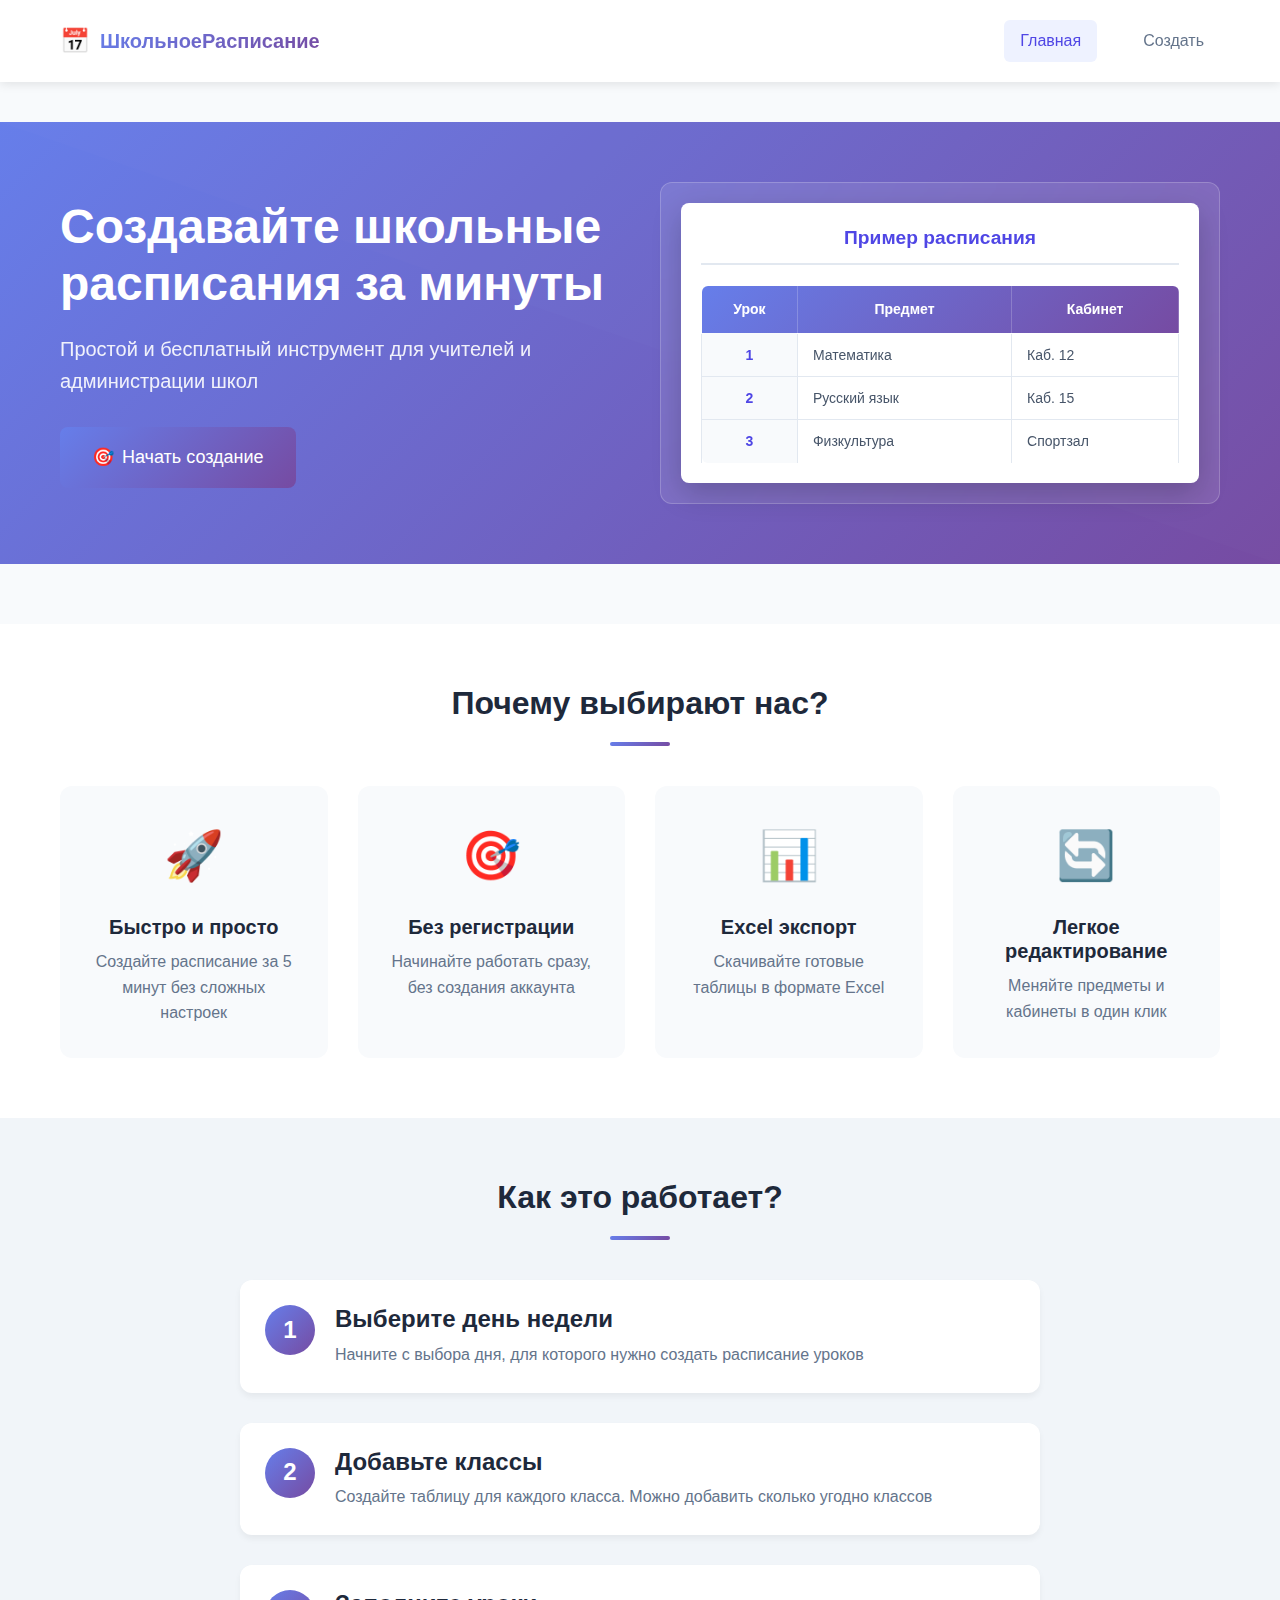
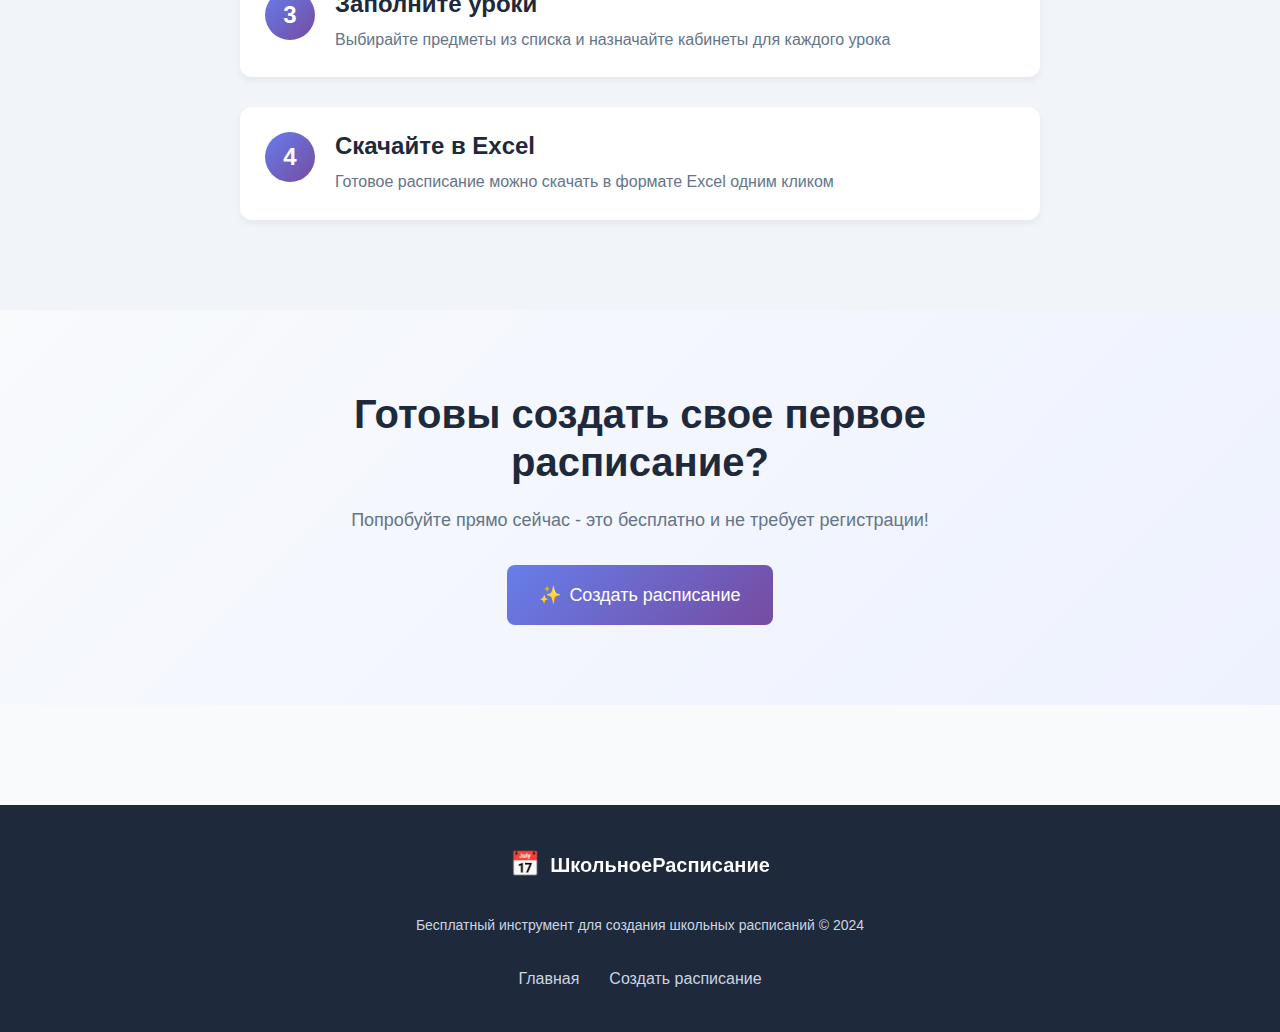
<file: index.html>
<!DOCTYPE html>
<html lang="ru">
<head>
    <meta charset="UTF-8">
    <meta name="viewport" content="width=device-width, initial-scale=1.0">
    <title>Генератор школьного расписания</title>

    <!-- Подключаем все CSS файлы -->
    <link rel="stylesheet" href="css/main.css">
    <link rel="stylesheet" href="css/components.css">
</head>
<body>
    <header>
        <div class="container">
            <nav class="navbar">
                <div class="logo">
                    <span class="logo-icon">📅</span>
                    <span class="logo-text">ШкольноеРасписание</span>
                </div>
                <div class="nav-links">
                    <a href="index.html" class="nav-link active">Главная</a>
                    <a href="schedule.html" class="nav-link">Создать</a>
                </div>
            </nav>
        </div>
    </header>

    <main>
        <section class="hero">
            <div class="container">
                <div class="hero-content">
                    <h1 class="hero-title">Создавайте школьные расписания за минуты</h1>
                    <p class="hero-subtitle">Простой и бесплатный инструмент для учителей и администрации школ</p>
                    <a href="schedule.html" class="btn btn-primary btn-large">
                        <span class="btn-icon">🎯</span>
                        Начать создание
                    </a>
                </div>
                <div class="hero-image">
                    <div class="image-placeholder">
                        <div class="demo-schedule">
                            <div class="demo-header">Пример расписания</div>
                            <table class="demo-table">
                                <thead>
                                    <tr>
                                        <th>Урок</th>
                                        <th>Предмет</th>
                                        <th>Кабинет</th>
                                    </tr>
                                </thead>
                                <tbody>
                                    <tr>
                                        <td>1</td>
                                        <td>Математика</td>
                                        <td>Каб. 12</td>
                                    </tr>
                                    <tr>
                                        <td>2</td>
                                        <td>Русский язык</td>
                                        <td>Каб. 15</td>
                                    </tr>
                                    <tr>
                                        <td>3</td>
                                        <td>Физкультура</td>
                                        <td>Спортзал</td>
                                    </tr>
                                </tbody>
                            </table>
                        </div>
                    </div>
                </div>
            </div>
        </section>

        <section class="features">
            <div class="container">
                <h2 class="section-title">Почему выбирают нас?</h2>
                <div class="features-grid">
                    <div class="feature-card">
                        <div class="feature-icon">🚀</div>
                        <h3 class="feature-title">Быстро и просто</h3>
                        <p class="feature-text">Создайте расписание за 5 минут без сложных настроек</p>
                    </div>
                    <div class="feature-card">
                        <div class="feature-icon">🎯</div>
                        <h3 class="feature-title">Без регистрации</h3>
                        <p class="feature-text">Начинайте работать сразу, без создания аккаунта</p>
                    </div>
                    <div class="feature-card">
                        <div class="feature-icon">📊</div>
                        <h3 class="feature-title">Excel экспорт</h3>
                        <p class="feature-text">Скачивайте готовые таблицы в формате Excel</p>
                    </div>
                    <div class="feature-card">
                        <div class="feature-icon">🔄</div>
                        <h3 class="feature-title">Легкое редактирование</h3>
                        <p class="feature-text">Меняйте предметы и кабинеты в один клик</p>
                    </div>
                </div>
            </div>
        </section>

        <section class="instructions">
            <div class="container">
                <h2 class="section-title">Как это работает?</h2>
                <div class="steps">
                    <div class="step">
                        <div class="step-number">1</div>
                        <div class="step-content">
                            <h3>Выберите день недели</h3>
                            <p>Начните с выбора дня, для которого нужно создать расписание уроков</p>
                        </div>
                    </div>
                    <div class="step">
                        <div class="step-number">2</div>
                        <div class="step-content">
                            <h3>Добавьте классы</h3>
                            <p>Создайте таблицу для каждого класса. Можно добавить сколько угодно классов</p>
                        </div>
                    </div>
                    <div class="step">
                        <div class="step-number">3</div>
                        <div class="step-content">
                            <h3>Заполните уроки</h3>
                            <p>Выбирайте предметы из списка и назначайте кабинеты для каждого урока</p>
                        </div>
                    </div>
                    <div class="step">
                        <div class="step-number">4</div>
                        <div class="step-content">
                            <h3>Скачайте в Excel</h3>
                            <p>Готовое расписание можно скачать в формате Excel одним кликом</p>
                        </div>
                    </div>
                </div>
            </div>
        </section>

        <section class="cta">
            <div class="container">
                <div class="cta-content">
                    <h2>Готовы создать свое первое расписание?</h2>
                    <p>Попробуйте прямо сейчас - это бесплатно и не требует регистрации!</p>
                    <a href="schedule.html" class="btn btn-primary btn-large">
                        <span class="btn-icon">✨</span>
                        Создать расписание
                    </a>
                </div>
            </div>
        </section>
    </main>

    <footer>
        <div class="container">
            <div class="footer-content">
                <div class="footer-logo">
                    <span class="logo-icon">📅</span>
                    <span class="logo-text">ШкольноеРасписание</span>
                </div>
                <p class="footer-text">Бесплатный инструмент для создания школьных расписаний © 2024</p>
                <div class="footer-links">
                    <a href="index.html" class="footer-link">Главная</a>
                    <a href="schedule.html" class="footer-link">Создать расписание</a>
                </div>
            </div>
        </div>
    </footer>
</body>
</html>
</file>
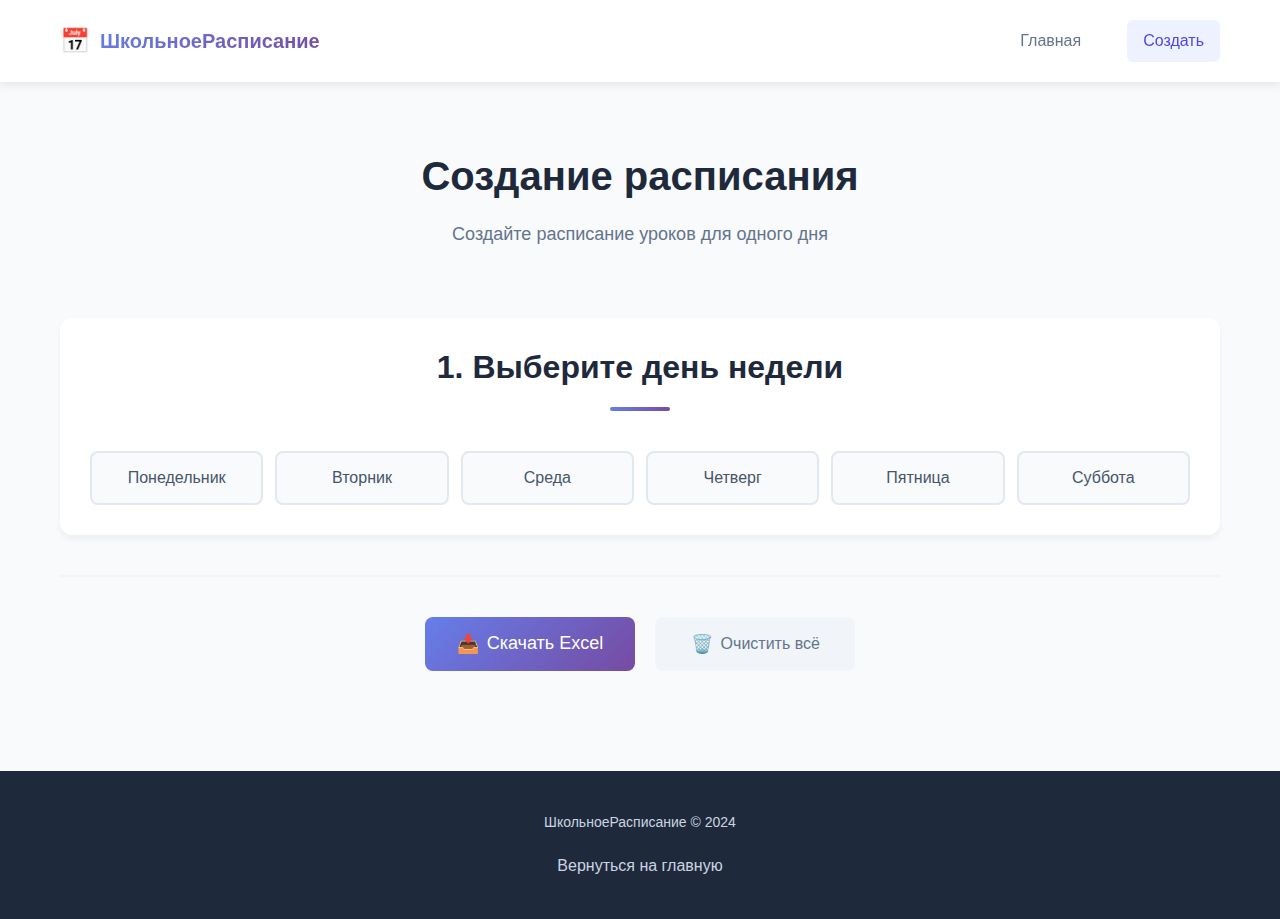
<file: schedule.html>
<!DOCTYPE html>
<html lang="ru">
<head>
    <meta charset="UTF-8">
    <meta name="viewport" content="width=device-width, initial-scale=1.0">
    <title>Создание расписания</title>

    <!-- Подключаем все CSS файлы -->
    <link rel="stylesheet" href="css/main.css">
    <link rel="stylesheet" href="css/components.css">
    <link rel="stylesheet" href="css/schedule.css">
    <link rel="stylesheet" href="css/modal.css">

    <!-- Библиотека для работы с Excel -->
    <script src="https://cdn.sheetjs.com/xlsx-0.20.2/package/dist/xlsx.full.min.js"></script>
</head>
<body>
    <header>
        <div class="container">
            <nav class="navbar">
                <div class="logo">
                    <span class="logo-icon">📅</span>
                    <span class="logo-text">ШкольноеРасписание</span>
                </div>
                <div class="nav-links">
                    <a href="index.html" class="nav-link">Главная</a>
                    <a href="schedule.html" class="nav-link active">Создать</a>
                </div>
            </nav>
        </div>
    </header>

    <main>
        <div class="container">
            <div class="page-header">
                <h1>Создание расписания</h1>
                <p class="page-subtitle">Создайте расписание уроков для одного дня</p>
            </div>

            <div class="day-selection">
                <h2 class="section-title">1. Выберите день недели</h2>
                <div class="day-buttons">
                    <button class="day-btn" data-day="monday">Понедельник</button>
                    <button class="day-btn" data-day="tuesday">Вторник</button>
                    <button class="day-btn" data-day="wednesday">Среда</button>
                    <button class="day-btn" data-day="thursday">Четверг</button>
                    <button class="day-btn" data-day="friday">Пятница</button>
                    <button class="day-btn" data-day="saturday">Суббота</button>
                </div>
            </div>

            <div id="scheduleArea" class="schedule-area hidden">
                <div class="area-header">
                    <h2 id="selectedDayTitle" class="section-title"></h2>
                    <p class="area-subtitle">Добавьте классы и заполните расписание уроков</p>
                </div>

                <div id="classesContainer" class="classes-container">
                    <!-- Классы будут добавляться здесь -->
                </div>

                <div class="controls">
                    <button id="addClassBtn" class="btn btn-outline">
                        <span class="btn-icon">➕</span>
                        Добавить класс
                    </button>
                </div>
            </div>

            <div class="action-buttons">
                <button id="downloadExcelBtn" class="btn btn-primary btn-large" disabled>
                    <span class="btn-icon">📥</span>
                    Скачать Excel
                </button>
                <button id="clearAllBtn" class="btn btn-secondary">
                    <span class="btn-icon">🗑️</span>
                    Очистить всё
                </button>
            </div>
        </div>

        <!-- Модальное окно для выбора предмета -->
        <div id="subjectModal" class="modal hidden">
            <div class="modal-content">
                <div class="modal-header">
                    <h3>Выберите предмет</h3>
                    <button class="modal-close">&times;</button>
                </div>
                <div class="modal-body">
                    <div class="search-box">
                        <input type="text" id="subjectSearch" placeholder="Поиск предмета..." class="search-input">
                    </div>
                    <div id="subjectsList" class="items-grid">
                        <!-- Предметы загружаются через JavaScript -->
                    </div>
                </div>
            </div>
        </div>

        <!-- Модальное окно для выбора кабинета -->
        <div id="classroomModal" class="modal hidden">
            <div class="modal-content">
                <div class="modal-header">
                    <h3>Выберите кабинет</h3>
                    <button class="modal-close">&times;</button>
                </div>
                <div class="modal-body">
                    <div class="search-box">
                        <input type="text" id="classroomSearch" placeholder="Поиск кабинета..." class="search-input">
                    </div>
                    <div id="classroomsList" class="items-grid">
                        <!-- Кабинеты загружаются через JavaScript -->
                    </div>
                </div>
            </div>
        </div>

        <!-- Диалоги будут добавлены динамически через JS -->
    </main>

    <footer>
        <div class="container">
            <div class="footer-content">
                <p class="footer-text">ШкольноеРасписание © 2024</p>
                <a href="index.html" class="footer-link">Вернуться на главную</a>
            </div>
        </div>
    </footer>

    <!-- Подключаем JS модули в правильном порядке -->
    <script src="js/core/constants.js"></script>
    <script src="js/managers/classManager.js"></script>
    <script src="js/managers/conflictManager.js"></script>
    <script src="js/managers/exportManager.js"></script>
    <script src="js/ui/uiManager.js"></script>
    <script src="js/core/scheduleCreator.js"></script>
    <script src="js/core/main.js"></script>
</body>
</html>
</file>
<file: css/main.css>
/* main.css - Основные стили для всего сайта и главной страницы */

/* Базовые стили */
* {
    margin: 0;
    padding: 0;
    box-sizing: border-box;
}

body {
    font-family: -apple-system, BlinkMacSystemFont, 'Segoe UI', Roboto, Oxygen, Ubuntu, sans-serif;
    line-height: 1.6;
    color: #333;
    background-color: #f8fafc;
    min-height: 100vh;
    display: flex;
    flex-direction: column;
}

.container {
    width: 100%;
    max-width: 1200px;
    margin: 0 auto;
    padding: 0 20px;
}

/* Основное содержимое */
main {
    flex: 1;
    padding: 40px 0;
}

/* Заголовки */
h1, h2, h3 {
    color: #1e293b;
    line-height: 1.2;
}

h1 {
    font-size: 2.5rem;
    font-weight: 700;
    margin-bottom: 20px;
}

h2 {
    font-size: 2rem;
    font-weight: 600;
    margin-bottom: 16px;
}

h3 {
    font-size: 1.5rem;
    font-weight: 600;
    margin-bottom: 12px;
}

.section-title {
    text-align: center;
    margin-bottom: 40px;
    position: relative;
}

.section-title::after {
    content: '';
    display: block;
    width: 60px;
    height: 4px;
    background: linear-gradient(135deg, #667eea 0%, #764ba2 100%);
    margin: 20px auto 0;
    border-radius: 2px;
}

/* Утилиты */
.hidden {
    display: none !important;
}

/* Анимации */
@keyframes fadeInUp {
    from {
        opacity: 0;
        transform: translateY(30px);
    }
    to {
        opacity: 1;
        transform: translateY(0);
    }
}

@keyframes slideIn {
    from {
        opacity: 0;
        transform: translateY(20px);
    }
    to {
        opacity: 1;
        transform: translateY(0);
    }
}

@keyframes pulse-conflict {
    0% { background-color: #fff0f0; }
    50% { background-color: #ffcccc; }
    100% { background-color: #fff0f0; }
}

/* Главная страница - Hero секция */
.hero {
    padding: 60px 0;
    background: linear-gradient(135deg, #667eea 0%, #764ba2 100%);
    color: white;
    margin-bottom: 60px;
    position: relative;
    overflow: hidden;
}

.hero::before {
    content: '';
    position: absolute;
    top: 0;
    left: 0;
    right: 0;
    bottom: 0;
    background: url('data:image/svg+xml,<svg xmlns="http://www.w3.org/2000/svg" viewBox="0 0 100 100" preserveAspectRatio="none"><path d="M0,0 L100,0 L100,100 Z" fill="rgba(255,255,255,0.1)"/></svg>');
    background-size: cover;
    opacity: 0.1;
}

.hero .container {
    display: grid;
    grid-template-columns: 1fr 1fr;
    gap: 40px;
    align-items: center;
    position: relative;
    z-index: 1;
}

.hero-content {
    animation: fadeInUp 0.8s ease-out;
}

.hero-title {
    font-size: 3rem;
    font-weight: 800;
    margin-bottom: 20px;
    color: white;
    line-height: 1.2;
}

.hero-subtitle {
    font-size: 1.25rem;
    margin-bottom: 30px;
    opacity: 0.9;
    max-width: 500px;
}

.hero-image {
    animation: fadeInUp 0.8s ease-out 0.2s both;
}

.image-placeholder {
    background: rgba(255, 255, 255, 0.1);
    border-radius: 12px;
    padding: 20px;
    backdrop-filter: blur(10px);
    border: 1px solid rgba(255, 255, 255, 0.2);
}

/* Демо таблица на главной */
.demo-schedule {
    background: white;
    border-radius: 8px;
    padding: 20px;
    box-shadow: 0 10px 30px rgba(0, 0, 0, 0.2);
}

.demo-header {
    color: #4f46e5;
    font-weight: 600;
    margin-bottom: 20px;
    font-size: 1.2rem;
    text-align: center;
    border-bottom: 2px solid #e2e8f0;
    padding-bottom: 10px;
}

.demo-table {
    width: 100%;
    border-collapse: collapse;
    font-size: 14px;
}

.demo-table thead {
    background: linear-gradient(135deg, #667eea 0%, #764ba2 100%);
    color: white;
}

.demo-table th {
    padding: 12px 8px;
    text-align: center;
    font-weight: 600;
    border: 1px solid rgba(255, 255, 255, 0.2);
}

.demo-table th:first-child {
    border-top-left-radius: 6px;
}

.demo-table th:last-child {
    border-top-right-radius: 6px;
}

.demo-table tbody tr {
    border-bottom: 1px solid #e2e8f0;
    transition: background-color 0.3s;
}

.demo-table tbody tr:hover {
    background-color: #f8fafc;
}

.demo-table tbody tr:last-child {
    border-bottom: none;
}

.demo-table tbody tr:last-child td:first-child {
    border-bottom-left-radius: 6px;
}

.demo-table tbody tr:last-child td:last-child {
    border-bottom-right-radius: 6px;
}

.demo-table td {
    padding: 10px 8px;
    text-align: center;
    color: #475569;
    border-right: 1px solid #e2e8f0;
    border-left: 1px solid #e2e8f0;
}

.demo-table td:first-child {
    font-weight: 600;
    color: #4f46e5;
    background: #f8fafc;
}

.demo-table td:nth-child(2) {
    text-align: left;
    padding-left: 15px;
}

.demo-table td:nth-child(3) {
    text-align: left;
    padding-left: 15px;
}

/* Секция преимуществ */
.features {
    padding: 60px 0;
    background: white;
}

.features-grid {
    display: grid;
    grid-template-columns: repeat(auto-fit, minmax(250px, 1fr));
    gap: 30px;
    margin-top: 40px;
}

.feature-card {
    background: #f8fafc;
    border-radius: 12px;
    padding: 30px;
    text-align: center;
    transition: all 0.3s ease;
    border: 2px solid transparent;
}

.feature-card:hover {
    transform: translateY(-5px);
    border-color: #4f46e5;
    box-shadow: 0 10px 30px rgba(102, 126, 234, 0.1);
}

.feature-icon {
    font-size: 48px;
    margin-bottom: 20px;
    display: block;
}

.feature-title {
    font-size: 1.25rem;
    margin-bottom: 10px;
    color: #1e293b;
}

.feature-text {
    color: #64748b;
    line-height: 1.6;
}

/* Секция инструкций */
.instructions {
    padding: 60px 0;
    background: #f1f5f9;
}

.steps {
    max-width: 800px;
    margin: 0 auto;
}

.step {
    display: flex;
    align-items: flex-start;
    gap: 20px;
    margin-bottom: 30px;
    padding: 25px;
    background: white;
    border-radius: 12px;
    box-shadow: 0 4px 6px rgba(0, 0, 0, 0.05);
    transition: transform 0.3s ease;
}

.step:hover {
    transform: translateX(10px);
}

.step-number {
    flex-shrink: 0;
    width: 50px;
    height: 50px;
    background: linear-gradient(135deg, #667eea 0%, #764ba2 100%);
    color: white;
    border-radius: 50%;
    display: flex;
    align-items: center;
    justify-content: center;
    font-size: 24px;
    font-weight: bold;
}

.step-content {
    flex: 1;
}

.step-content h3 {
    margin-bottom: 8px;
    color: #1e293b;
}

.step-content p {
    color: #64748b;
    line-height: 1.6;
}

/* Секция призыва к действию */
.cta {
    padding: 80px 0;
    background: linear-gradient(135deg, #f8fafc 0%, #eef2ff 100%);
    text-align: center;
}

.cta-content {
    max-width: 600px;
    margin: 0 auto;
}

.cta h2 {
    font-size: 2.5rem;
    margin-bottom: 20px;
    color: #1e293b;
}

.cta p {
    font-size: 1.125rem;
    color: #64748b;
    margin-bottom: 30px;
    line-height: 1.6;
}

/* Стили для страницы расписания (общие) */
.page-header {
    text-align: center;
    margin-bottom: 40px;
    padding: 30px 0;
}

.page-subtitle {
    color: #64748b;
    font-size: 1.125rem;
    max-width: 600px;
    margin: 0 auto;
}

/* Область расписания */
.schedule-area {
    margin: 40px 0;
}

.area-header {
    text-align: center;
    margin-bottom: 30px;
    padding: 20px;
    background: white;
    border-radius: 12px;
    box-shadow: 0 4px 6px rgba(0, 0, 0, 0.05);
}

#selectedDayTitle {
    color: #4f46e5;
    margin-bottom: 10px;
}

.area-subtitle {
    color: #64748b;
    font-size: 1.125rem;
}

/* Контейнер классов */
.classes-container {
    display: flex;
    flex-direction: column;
    gap: 30px;
    margin-bottom: 30px;
}

/* Карточка класса */
.class-table-wrapper {
    background: white;
    border-radius: 12px;
    padding: 25px;
    box-shadow: 0 4px 12px rgba(0, 0, 0, 0.08);
    border: 2px solid #e2e8f0;
    transition: all 0.3s ease;
    position: relative;
    animation: slideIn 0.4s ease-out;
}

.class-table-wrapper:hover {
    border-color: #4f46e5;
    box-shadow: 0 8px 24px rgba(102, 126, 234, 0.15);
}

.class-table-wrapper:nth-child(2) { animation-delay: 0.1s; }
.class-table-wrapper:nth-child(3) { animation-delay: 0.2s; }
.class-table-wrapper:nth-child(4) { animation-delay: 0.3s; }

.class-header {
    display: flex;
    align-items: center;
    justify-content: space-between;
    margin-bottom: 25px;
    padding-bottom: 20px;
    border-bottom: 2px solid #f1f5f9;
}

.class-input {
    flex: 1;
    max-width: 200px;
    padding: 12px 16px;
    border: 2px solid #e2e8f0;
    border-radius: 8px;
    font-size: 18px;
    font-weight: 600;
    color: #1e293b;
    background: #f8fafc;
    transition: all 0.3s ease;
}

.class-input:focus {
    outline: none;
    border-color: #4f46e5;
    background: white;
    box-shadow: 0 0 0 3px rgba(79, 70, 229, 0.1);
}

.delete-class-btn {
    background: #ef4444;
    color: white;
    border: none;
    border-radius: 8px;
    width: 40px;
    height: 40px;
    cursor: pointer;
    font-size: 20px;
    display: flex;
    align-items: center;
    justify-content: center;
    transition: all 0.3s ease;
    margin-left: 15px;
}

.delete-class-btn:hover {
    background: #dc2626;
    transform: scale(1.1);
}

/* Таблица уроков */
.schedule-table {
    width: 100%;
    border-collapse: separate;
    border-spacing: 0;
    margin-bottom: 20px;
    background: white;
    border-radius: 8px;
    overflow: hidden;
    box-shadow: 0 2px 4px rgba(0, 0, 0, 0.05);
}

.schedule-table th {
    background: linear-gradient(135deg, #f8fafc 0%, #f1f5f9 100%);
    padding: 16px;
    text-align: left;
    font-weight: 600;
    color: #475569;
    border-bottom: 2px solid #e2e8f0;
}

.schedule-table th:first-child {
    width: 80px;
    text-align: center;
}

.schedule-table th:nth-child(2) {
    width: 60%;
}

.schedule-table th:last-child {
    width: 40%;
}

.schedule-table td {
    padding: 16px;
    border-bottom: 1px solid #f1f5f9;
    color: #475569;
}

.schedule-table td:first-child {
    text-align: center;
    font-weight: 600;
    color: #4f46e5;
    background: #f8fafc;
}

.schedule-table tr:last-child td {
    border-bottom: none;
}

.schedule-table tr:hover td {
    background: #f8fafc;
}

/* Стили для предметов и кабинетов в таблице */
.subject-filled {
    background: #e8f5e9 !important;
    border-color: #4caf50 !important;
    color: #2e7d32 !important;
}

.classroom-filled {
    background: #e3f2fd !important;
    border-color: #2196f3 !important;
    color: #1565c0 !important;
}

.subject-skip {
    background-color: #e3f2fd !important;
    color: #1976d2 !important;
    border-color: #90caf9 !important;
}

.has-conflict {
    background-color: #fff0f0 !important;
}

.has-conflict td {
    border-color: #ff6b6b !important;
}

.highlight-conflict {
    animation: pulse-conflict 1.5s infinite;
}

.conflict-badge {
    margin-left: 5px;
    color: #ff6b6b;
    cursor: help;
}

/* Конфликт информация */
.conflict-info {
    background-color: #fff3cd;
    border: 1px solid #ffeaa7;
    border-radius: 4px;
    padding: 10px;
    margin: 10px 0;
}

.conflict-info p {
    margin: 5px 0;
}

.dialog-buttons {
    display: flex;
    gap: 10px;
    margin-top: 20px;
}

/* Кнопка удаления урока */
.delete-lesson-btn {
    background: none;
    border: none;
    color: #ff6b6b;
    cursor: pointer;
    font-size: 18px;
    width: 30px;
    height: 30px;
    display: flex;
    align-items: center;
    justify-content: center;
    border-radius: 50%;
}

.delete-lesson-btn:hover {
    background-color: #ffebee;
}

/* Ячейка с кабинетами */
.classroom-cell {
    display: flex;
    align-items: center;
    gap: 5px;
}

.classroom-count {
    background: #2196F3;
    color: white;
    border-radius: 50%;
    width: 20px;
    height: 20px;
    display: flex;
    align-items: center;
    justify-content: center;
    font-size: 12px;
    font-weight: bold;
}

/* Адаптивность */
@media (max-width: 992px) {
    .hero .container {
        grid-template-columns: 1fr;
        text-align: center;
    }

    .hero-title {
        font-size: 2.5rem;
    }

    .hero-subtitle {
        margin: 0 auto 30px;
    }

    .cta h2 {
        font-size: 2rem;
    }
}

@media (max-width: 768px) {
    .container {
        padding: 0 15px;
    }

    .hero {
        padding: 40px 0;
        margin-bottom: 40px;
    }

    .hero-title {
        font-size: 2rem;
    }

    .hero-subtitle {
        font-size: 1.125rem;
    }

    .features,
    .instructions,
    .cta {
        padding: 40px 0;
    }

    .features-grid {
        grid-template-columns: 1fr;
        gap: 20px;
    }

    .step {
        flex-direction: column;
        align-items: center;
        text-align: center;
        padding: 20px;
    }

    .step:hover {
        transform: translateY(-5px);
    }

    .cta h2 {
        font-size: 1.75rem;
    }

    h1 {
        font-size: 2rem;
    }

    h2 {
        font-size: 1.75rem;
    }

    .section-title {
        margin-bottom: 30px;
    }

    /* Адаптивность для демо таблицы */
    .demo-table {
        font-size: 13px;
    }

    .demo-table th,
    .demo-table td {
        padding: 8px 6px;
    }

    /* Адаптивность для страницы расписания */
    .page-header {
        margin-bottom: 30px;
        padding: 20px 0;
    }

    .schedule-table {
        font-size: 14px;
    }

    .schedule-table th,
    .schedule-table td {
        padding: 12px 8px;
    }

    .schedule-table {
        display: block;
        overflow-x: auto;
        white-space: nowrap;
    }

    .class-table-wrapper {
        padding: 15px;
    }

    .class-header {
        flex-direction: column;
        gap: 15px;
        align-items: stretch;
    }

    .class-input {
        max-width: 100%;
    }
}

@media (max-width: 480px) {
    .hero-title {
        font-size: 1.75rem;
    }

    .feature-card {
        padding: 20px;
    }

    .step-number {
        width: 40px;
        height: 40px;
        font-size: 20px;
    }

    .cta {
        padding: 40px 0;
    }

    h1 {
        font-size: 1.75rem;
    }

    h2 {
        font-size: 1.5rem;
    }

    /* Адаптивность для демо таблицы */
    .demo-schedule {
        padding: 15px;
    }

    .demo-table {
        font-size: 12px;
    }

    .demo-table th,
    .demo-table td {
        padding: 6px 4px;
    }
}
</file>
<file: css/components.css>
/* components.css - Стили для компонентов UI */

/* Шапка */
header {
    background: white;
    box-shadow: 0 2px 10px rgba(0, 0, 0, 0.1);
    position: sticky;
    top: 0;
    z-index: 1000;
}

.navbar {
    display: flex;
    justify-content: space-between;
    align-items: center;
    padding: 20px 0;
}

.logo {
    display: flex;
    align-items: center;
    gap: 10px;
    text-decoration: none;
}

.logo-icon {
    font-size: 24px;
}

.logo-text {
    font-size: 20px;
    font-weight: 700;
    color: #4f46e5;
    background: linear-gradient(135deg, #667eea 0%, #764ba2 100%);
    -webkit-background-clip: text;
    -webkit-text-fill-color: transparent;
    background-clip: text;
}

.nav-links {
    display: flex;
    gap: 30px;
}

.nav-link {
    text-decoration: none;
    color: #64748b;
    font-weight: 500;
    padding: 8px 16px;
    border-radius: 6px;
    transition: all 0.3s ease;
}

.nav-link:hover {
    color: #4f46e5;
    background: #f1f5f9;
}

.nav-link.active {
    color: #4f46e5;
    background: #eef2ff;
}

/* Подвал */
footer {
    background: #1e293b;
    color: white;
    padding: 40px 0;
    margin-top: 60px;
}

.footer-content {
    display: flex;
    flex-direction: column;
    align-items: center;
    gap: 20px;
    text-align: center;
}

.footer-logo {
    display: flex;
    align-items: center;
    gap: 10px;
    margin-bottom: 10px;
}

.footer-logo .logo-text {
    background: white;
    -webkit-background-clip: text;
    -webkit-text-fill-color: transparent;
    background-clip: text;
}

.footer-text {
    color: #cbd5e1;
    font-size: 14px;
}

.footer-links {
    display: flex;
    gap: 30px;
    margin-top: 10px;
}

.footer-link {
    color: #cbd5e1;
    text-decoration: none;
    transition: color 0.3s ease;
}

.footer-link:hover {
    color: white;
}

/* Кнопки */
.btn {
    display: inline-flex;
    align-items: center;
    justify-content: center;
    gap: 8px;
    padding: 12px 24px;
    border: none;
    border-radius: 8px;
    font-size: 16px;
    font-weight: 500;
    cursor: pointer;
    transition: all 0.3s ease;
    text-decoration: none;
    white-space: nowrap;
}

.btn-icon {
    font-size: 18px;
}

.btn-primary {
    background: linear-gradient(135deg, #667eea 0%, #764ba2 100%);
    color: white;
    border: none;
}

.btn-primary:hover {
    transform: translateY(-2px);
    box-shadow: 0 10px 20px rgba(102, 126, 234, 0.2);
}

.btn-outline {
    background: white;
    color: #4f46e5;
    border: 2px solid #4f46e5;
}

.btn-outline:hover {
    background: #4f46e5;
    color: white;
}

.btn-secondary {
    background: #f1f5f9;
    color: #64748b;
    border: none;
}

.btn-secondary:hover {
    background: #e2e8f0;
    color: #475569;
}

.btn-large {
    padding: 16px 32px;
    font-size: 18px;
}

/* Кнопки выбора предметов и кабинетов */
.subject-select,
.classroom-select {
    width: 100%;
    padding: 12px 16px;
    border: 2px solid #e2e8f0;
    border-radius: 8px;
    font-size: 16px;
    color: #475569;
    background: white;
    cursor: pointer;
    text-align: left;
    transition: all 0.3s ease;
    display: flex;
    align-items: center;
    justify-content: space-between;
}

.subject-select::after,
.classroom-select::after {
    content: '▼';
    font-size: 12px;
    color: #94a3b8;
    transition: transform 0.3s;
}

.subject-select:hover,
.classroom-select:hover {
    border-color: #4f46e5;
    background: #f8fafc;
}

.subject-select:hover::after,
.classroom-select:hover::after {
    color: #4f46e5;
    transform: translateY(2px);
}

.subject-select:disabled,
.classroom-select:disabled {
    opacity: 0.6;
    cursor: not-allowed;
    background: #f1f5f9;
}

/* Кнопка добавления урока */
.add-row-btn {
    width: 100%;
    padding: 14px;
    background: #f8fafc;
    border: 2px dashed #cbd5e1;
    border-radius: 8px;
    font-size: 16px;
    color: #64748b;
    cursor: pointer;
    transition: all 0.3s ease;
    display: flex;
    align-items: center;
    justify-content: center;
    gap: 10px;
}

.add-row-btn::before {
    content: '+';
    font-size: 20px;
    font-weight: bold;
}

.add-row-btn:hover {
    background: #f1f5f9;
    border-color: #94a3b8;
    color: #475569;
    transform: translateY(-2px);
}

/* Кнопка пропуска урока */
.skip-lesson-btn {
    background-color: #e3f2fd;
    color: #1976d2;
    border: 1px solid #90caf9;
    padding: 12px 24px;
    border-radius: 8px;
    font-size: 16px;
    cursor: pointer;
    transition: all 0.3s ease;
    display: inline-flex;
    align-items: center;
    justify-content: center;
    gap: 8px;
}

.skip-lesson-btn:hover {
    background-color: #bbdefb;
    transform: translateY(-2px);
}

.skip-lesson-btn::before {
    content: '⏸️';
    font-size: 18px;
}

/* Управление */
.controls {
    display: flex;
    justify-content: center;
    margin: 30px 0;
    padding: 20px;
    background: white;
    border-radius: 12px;
    box-shadow: 0 4px 6px rgba(0, 0, 0, 0.05);
}

.action-buttons {
    display: flex;
    gap: 20px;
    justify-content: center;
    margin-top: 40px;
    padding-top: 40px;
    border-top: 2px solid #f1f5f9;
}

.action-buttons .btn {
    min-width: 200px;
}

/* Действия класса */
.class-actions {
    display: flex;
    gap: 10px;
    margin-top: 10px;
}

/* Адаптивность компонентов */
@media (max-width: 768px) {
    .navbar {
        flex-direction: column;
        gap: 15px;
        padding: 15px 0;
    }

    .nav-links {
        width: 100%;
        justify-content: center;
        gap: 15px;
    }

    .btn-large {
        padding: 14px 28px;
        font-size: 16px;
    }

    .action-buttons {
        flex-direction: column;
        align-items: center;
    }

    .action-buttons .btn {
        width: 100%;
        max-width: 300px;
    }

    .class-actions {
        flex-direction: column;
    }

    .skip-lesson-btn,
    .add-row-btn {
        width: 100%;
    }
}

@media (max-width: 480px) {
    .nav-links {
        flex-direction: column;
        align-items: center;
        gap: 10px;
    }

    .nav-link {
        width: 100%;
        text-align: center;
    }

    .btn {
        width: 100%;
        justify-content: center;
    }

    .footer-links {
        flex-direction: column;
        gap: 15px;
    }
}
</file>
<file: css/schedule.css>
/* schedule.css - Стили для страницы создания расписания */

.page-header {
    text-align: center;
    margin-bottom: 40px;
    padding: 30px 0;
}

.page-subtitle {
    color: #64748b;
    font-size: 1.125rem;
    max-width: 600px;
    margin: 0 auto;
}

/* Выбор дня недели */
.day-selection {
    background: white;
    padding: 30px;
    border-radius: 12px;
    box-shadow: 0 4px 6px rgba(0, 0, 0, 0.05);
    margin-bottom: 30px;
}

.day-buttons {
    display: grid;
    grid-template-columns: repeat(auto-fit, minmax(150px, 1fr));
    gap: 12px;
    margin-top: 20px;
}

.day-btn {
    padding: 16px;
    background: #f8fafc;
    border: 2px solid #e2e8f0;
    border-radius: 8px;
    font-size: 16px;
    font-weight: 500;
    color: #475569;
    cursor: pointer;
    transition: all 0.3s ease;
    text-align: center;
}

.day-btn:hover {
    background: #f1f5f9;
    border-color: #cbd5e1;
    transform: translateY(-2px);
}

.day-btn.active {
    background: linear-gradient(135deg, #667eea 0%, #764ba2 100%);
    color: white;
    border-color: transparent;
    box-shadow: 0 4px 12px rgba(102, 126, 234, 0.3);
}

/* Область расписания */
.schedule-area {
    margin: 40px 0;
}

.area-header {
    text-align: center;
    margin-bottom: 30px;
    padding: 20px;
    background: white;
    border-radius: 12px;
    box-shadow: 0 4px 6px rgba(0, 0, 0, 0.05);
}

#selectedDayTitle {
    color: #4f46e5;
    margin-bottom: 10px;
}

.area-subtitle {
    color: #64748b;
    font-size: 1.125rem;
}

/* Контейнер классов */
.classes-container {
    display: flex;
    flex-direction: column;
    gap: 30px;
    margin-bottom: 30px;
}

/* Карточка класса */
.class-table-wrapper {
    background: white;
    border-radius: 12px;
    padding: 25px;
    box-shadow: 0 4px 12px rgba(0, 0, 0, 0.08);
    border: 2px solid #e2e8f0;
    transition: all 0.3s ease;
    position: relative;
    animation: slideIn 0.4s ease-out;
}

.class-table-wrapper:hover {
    border-color: #4f46e5;
    box-shadow: 0 8px 24px rgba(102, 126, 234, 0.15);
}

.class-table-wrapper:nth-child(2) { animation-delay: 0.1s; }
.class-table-wrapper:nth-child(3) { animation-delay: 0.2s; }
.class-table-wrapper:nth-child(4) { animation-delay: 0.3s; }

.class-header {
    display: flex;
    align-items: center;
    justify-content: space-between;
    margin-bottom: 25px;
    padding-bottom: 20px;
    border-bottom: 2px solid #f1f5f9;
}

.class-input {
    flex: 1;
    max-width: 200px;
    padding: 12px 16px;
    border: 2px solid #e2e8f0;
    border-radius: 8px;
    font-size: 18px;
    font-weight: 600;
    color: #1e293b;
    background: #f8fafc;
    transition: all 0.3s ease;
}

.class-input:focus {
    outline: none;
    border-color: #4f46e5;
    background: white;
    box-shadow: 0 0 0 3px rgba(79, 70, 229, 0.1);
}

.delete-class-btn {
    background: #ef4444;
    color: white;
    border: none;
    border-radius: 8px;
    width: 40px;
    height: 40px;
    cursor: pointer;
    font-size: 20px;
    display: flex;
    align-items: center;
    justify-content: center;
    transition: all 0.3s ease;
    margin-left: 15px;
}

.delete-class-btn:hover {
    background: #dc2626;
    transform: scale(1.1);
}

/* Таблица уроков */
.schedule-table {
    width: 100%;
    border-collapse: separate;
    border-spacing: 0;
    margin-bottom: 20px;
    background: white;
    border-radius: 8px;
    overflow: hidden;
    box-shadow: 0 2px 4px rgba(0, 0, 0, 0.05);
}

.schedule-table th {
    background: linear-gradient(135deg, #f8fafc 0%, #f1f5f9 100%);
    padding: 16px;
    text-align: left;
    font-weight: 600;
    color: #475569;
    border-bottom: 2px solid #e2e8f0;
}

.schedule-table th:first-child {
    width: 80px;
    text-align: center;
}

.schedule-table th:nth-child(2) {
    width: 60%;
}

.schedule-table th:last-child {
    width: 40%;
}

.schedule-table td {
    padding: 16px;
    border-bottom: 1px solid #f1f5f9;
    color: #475569;
}

.schedule-table td:first-child {
    text-align: center;
    font-weight: 600;
    color: #4f46e5;
    background: #f8fafc;
}

.schedule-table tr:last-child td {
    border-bottom: none;
}

.schedule-table tr:hover td {
    background: #f8fafc;
}

/* Стили для предметов и кабинетов в таблице */
.subject-filled {
    background: #e8f5e9 !important;
    border-color: #4caf50 !important;
    color: #2e7d32 !important;
}

.classroom-filled {
    background: #e3f2fd !important;
    border-color: #2196f3 !important;
    color: #1565c0 !important;
}

.subject-skip {
    background-color: #e3f2fd !important;
    color: #1976d2 !important;
    border-color: #90caf9 !important;
}

.has-conflict {
    background-color: #fff0f0 !important;
}

.has-conflict td {
    border-color: #ff6b6b !important;
}

.highlight-conflict {
    animation: pulse-conflict 1.5s infinite;
}

@keyframes pulse-conflict {
    0% { background-color: #fff0f0; }
    50% { background-color: #ffcccc; }
    100% { background-color: #fff0f0; }
}

.conflict-badge {
    margin-left: 5px;
    color: #ff6b6b;
    cursor: help;
}

/* Конфликт информация */
.conflict-info {
    background-color: #fff3cd;
    border: 1px solid #ffeaa7;
    border-radius: 4px;
    padding: 10px;
    margin: 10px 0;
}

.conflict-info p {
    margin: 5px 0;
}

.dialog-buttons {
    display: flex;
    gap: 10px;
    margin-top: 20px;
}

/* Кнопка удаления урока */
.delete-lesson-btn {
    background: none;
    border: none;
    color: #ff6b6b;
    cursor: pointer;
    font-size: 18px;
    width: 30px;
    height: 30px;
    display: flex;
    align-items: center;
    justify-content: center;
    border-radius: 50%;
}

.delete-lesson-btn:hover {
    background-color: #ffebee;
}

/* Ячейка с кабинетами */
.classroom-cell {
    display: flex;
    align-items: center;
    gap: 5px;
}

.classroom-count {
    background: #2196F3;
    color: white;
    border-radius: 50%;
    width: 20px;
    height: 20px;
    display: flex;
    align-items: center;
    justify-content: center;
    font-size: 12px;
    font-weight: bold;
}

/* Демо таблица */
.demo-schedule {
    background: white;
    border-radius: 8px;
    padding: 20px;
    box-shadow: 0 10px 30px rgba(0, 0, 0, 0.2);
}

.demo-header {
    color: #4f46e5;
    font-weight: 600;
    margin-bottom: 15px;
    font-size: 1.2rem;
    text-align: center;
}

.demo-table {
    width: 100%;
    border-collapse: collapse;
}

.demo-table th {
    background: #f1f5f9;
    padding: 10px;
    text-align: left;
    font-weight: 600;
    color: #475569;
    border-bottom: 2px solid #e2e8f0;
}

.demo-table td {
    padding: 10px;
    border-bottom: 1px solid #e2e8f0;
    color: #64748b;
}

.demo-table tr:last-child td {
    border-bottom: none;
}

/* Адаптивность для страницы расписания */
@media (max-width: 992px) {
    .day-buttons {
        grid-template-columns: repeat(3, 1fr);
    }

    .schedule-table th:nth-child(2),
    .schedule-table th:last-child {
        width: auto;
    }
}

@media (max-width: 768px) {
    .page-header {
        margin-bottom: 30px;
        padding: 20px 0;
    }

    .day-selection {
        padding: 20px;
    }

    .day-buttons {
        grid-template-columns: repeat(2, 1fr);
    }

    .class-header {
        flex-direction: column;
        gap: 15px;
        align-items: stretch;
    }

    .class-input {
        max-width: 100%;
    }

    .schedule-table {
        font-size: 14px;
    }

    .schedule-table th,
    .schedule-table td {
        padding: 12px 8px;
    }

    .schedule-table {
        display: block;
        overflow-x: auto;
        white-space: nowrap;
    }

    .class-table-wrapper {
        padding: 15px;
    }
}

@media (max-width: 480px) {
    .day-buttons {
        grid-template-columns: 1fr;
    }
}
</file>
<file: css/modal.css>
/* modal.css - Стили для модальных окон и диалогов */

/* Модальные окна (общие) */
.modal {
    position: fixed;
    top: 0;
    left: 0;
    width: 100%;
    height: 100%;
    background: rgba(0, 0, 0, 0.5);
    display: flex;
    align-items: center;
    justify-content: center;
    z-index: 2000;
    padding: 20px;
}

.modal-content {
    background: white;
    border-radius: 12px;
    width: 100%;
    max-width: 500px;
    max-height: 80vh;
    overflow: hidden;
    box-shadow: 0 20px 60px rgba(0, 0, 0, 0.3);
}

.modal-header {
    display: flex;
    justify-content: space-between;
    align-items: center;
    padding: 20px;
    border-bottom: 1px solid #e2e8f0;
    background: linear-gradient(135deg, #667eea 0%, #764ba2 100%);
    color: white;
}

.modal-header h3 {
    margin: 0;
    color: white;
}

.modal-close {
    background: none;
    border: none;
    font-size: 24px;
    cursor: pointer;
    color: white;
    padding: 0;
    width: 32px;
    height: 32px;
    display: flex;
    align-items: center;
    justify-content: center;
    border-radius: 4px;
    transition: background 0.3s;
}

.modal-close:hover {
    background: rgba(255, 255, 255, 0.2);
}

.modal-body {
    padding: 20px;
    max-height: 60vh;
    overflow-y: auto;
}

/* Поиск в модальных окнах */
.search-box {
    margin-bottom: 20px;
}

.search-input {
    width: 100%;
    padding: 12px 16px;
    border: 2px solid #e2e8f0;
    border-radius: 8px;
    font-size: 16px;
    transition: border-color 0.3s;
}

.search-input:focus {
    outline: none;
    border-color: #4f46e5;
}

/* Списки в модальных окнах */
.items-grid {
    display: grid;
    grid-template-columns: repeat(auto-fill, minmax(140px, 1fr));
    gap: 12px;
}

.modal-items-list {
    max-height: 250px;
    overflow-y: auto;
    margin-top: 10px;
    border: 1px solid #dee2e6;
    border-radius: 6px;
    padding: 10px;
    background: #f8f9fa;
}

/* Элементы в модальных окнах */
.modal-item {
    padding: 16px;
    background: #f8fafc;
    border: 2px solid #e2e8f0;
    border-radius: 8px;
    font-size: 16px;
    color: #475569;
    cursor: pointer;
    transition: all 0.3s ease;
    text-align: center;
    display: flex;
    align-items: center;
    justify-content: center;
    min-height: 60px;
    width: 100%;
    margin: 5px 0;
    text-align: left;
}

.modal-item:hover {
    background: #4f46e5;
    color: white;
    border-color: #4f46e5;
    transform: translateY(-2px);
    box-shadow: 0 4px 12px rgba(79, 70, 229, 0.2);
}

.modal-item.selected {
    background: #e8f5e9;
    border-color: #4CAF50;
}

.selected-indicator {
    color: #4CAF50;
    font-weight: bold;
    margin-left: auto;
}

.skip-item {
    background-color: #e3f2fd !important;
    color: #1976d2 !important;
    border-left: 3px solid #1976d2 !important;
}

/* Диалог совмещенных уроков */
#combinedLessonDialog .modal-content {
    max-width: 500px;
}

/* Управление кабинетами */
#classroomManagementDialog .modal-content {
    max-width: 700px;
}

.classrooms-container {
    margin: 10px 0;
    max-height: 300px;
    overflow-y: auto;
    padding: 10px;
    background: #f8f9fa;
    border-radius: 8px;
    border: 1px solid #dee2e6;
}

.classroom-item {
    display: flex;
    justify-content: space-between;
    align-items: center;
    padding: 12px 15px;
    margin: 8px 0;
    background: white;
    border-radius: 6px;
    border: 1px solid #dee2e6;
    box-shadow: 0 2px 4px rgba(0,0,0,0.05);
}

.classroom-info {
    display: flex;
    align-items: center;
    gap: 12px;
    min-width: 200px;
}

.classroom-name {
    font-weight: 600;
    color: #333;
    font-size: 16px;
}

.classroom-type {
    color: #6c757d;
    font-size: 14px;
}

.classroom-type.has-type {
    background: #e9ecef;
    padding: 4px 10px;
    border-radius: 4px;
    color: #495057;
    font-weight: 600;
    font-size: 14px;
    border: 1px solid #ced4da;
}

.classroom-actions {
    display: flex;
    gap: 6px;
    align-items: center;
}

.type-select-btn {
    width: 36px;
    height: 36px;
    border: 2px solid #dee2e6;
    background: white;
    border-radius: 6px;
    cursor: pointer;
    font-weight: 700;
    font-size: 15px;
    display: flex;
    align-items: center;
    justify-content: center;
    transition: all 0.2s;
    position: relative;
}

.type-select-btn:hover {
    transform: translateY(-2px);
    box-shadow: 0 4px 8px rgba(0,0,0,0.1);
}

.type-select-btn.active {
    transform: translateY(-2px);
    box-shadow: 0 4px 8px rgba(0,0,0,0.15);
}

.type-select-btn[title="Профильный"] {
    color: #0c5460;
    border-color: #17a2b8;
}

.type-select-btn[title="Профильный"]:hover:not(.active) {
    background: #d1ecf1;
}

.type-select-btn[title="Профильный"].active {
    background: #17a2b8;
    color: white;
    border-color: #117a8b;
}

.type-select-btn[title="Эректив"] {
    color: #721c24;
    border-color: #dc3545;
}

.type-select-btn[title="Эректив"]:hover:not(.active) {
    background: #f8d7da;
}

.type-select-btn[title="Эректив"].active {
    background: #dc3545;
    color: white;
    border-color: #bd2130;
}

.type-select-btn[title="Базовый"] {
    color: #155724;
    border-color: #28a745;
}

.type-select-btn[title="Базовый"]:hover:not(.active) {
    background: #d4edda;
}

.type-select-btn[title="Базовый"].active {
    background: #28a745;
    color: white;
    border-color: #1e7e34;
}

.delete-classroom-btn {
    background: none;
    border: none;
    color: #dc3545;
    cursor: pointer;
    font-size: 22px;
    width: 36px;
    height: 36px;
    display: flex;
    align-items: center;
    justify-content: center;
    border-radius: 50%;
    margin-left: 8px;
    transition: all 0.2s;
}

.delete-classroom-btn:hover {
    background-color: #f8d7da;
    transform: scale(1.1);
}

.no-classrooms {
    color: #6c757d;
    font-style: italic;
    text-align: center;
    padding: 30px;
    background: #f8f9fa;
    border-radius: 6px;
    border: 2px dashed #dee2e6;
    font-size: 16px;
}

.add-classroom-section {
    margin-top: 25px;
    padding-top: 25px;
    border-top: 1px solid #eee;
}

.classroom-search-container {
    margin-top: 15px;
}

/* Успешное сообщение */
.success-message {
    position: fixed;
    top: 20px;
    right: 20px;
    background: white;
    border-radius: 12px;
    box-shadow: 0 10px 30px rgba(0,0,0,0.2);
    padding: 20px;
    z-index: 3000;
    animation: slideInRight 0.5s ease-out;
    border-left: 5px solid #4CAF50;
    max-width: 350px;
}

.success-content {
    display: flex;
    align-items: center;
    gap: 15px;
}

.success-icon {
    font-size: 32px;
    color: #4CAF50;
}

.success-text h3 {
    margin: 0 0 5px 0;
    color: #2e7d32;
}

.success-text p {
    margin: 0;
    color: #666;
}

@keyframes slideInRight {
    from { transform: translateX(100%); opacity: 0; }
    to { transform: translateX(0); opacity: 1; }
}

@keyframes slideOutRight {
    from { transform: translateX(0); opacity: 1; }
    to { transform: translateX(100%); opacity: 0; }
}

/* Адаптивность модальных окон */
@media (max-width: 768px) {
    .modal-content {
        max-width: 95%;
        margin: 10px;
    }

    .items-grid {
        grid-template-columns: repeat(auto-fill, minmax(120px, 1fr));
        gap: 10px;
    }

    .modal-item {
        min-height: 50px;
        padding: 12px;
        font-size: 14px;
    }
}

/* modal.css - добавьте эти стили к существующим */

/* Кнопка "без типа" */
.type-select-btn[title="Без типа"] {
    color: #6c757d;
    border-color: #6c757d;
}

.type-select-btn[title="Без типа"]:hover:not(.active) {
    background: #f8f9fa;
}

.type-select-btn[title="Без типа"].active {
    background: #6c757d;
    color: white;
    border-color: #545b62;
}

/* Предмет в ячейке кабинета */
.classroom-with-subject {
    display: flex;
    flex-direction: column;
    gap: 5px;
    width: 100%;
}

.classroom-subject {
    font-size: 12px;
    color: #666;
    font-weight: 500;
    padding: 2px 6px;
    background: #f0f9ff;
    border-radius: 4px;
    border-left: 3px solid #2196f3;
    margin-top: 4px;
}

/* Улучшенные кнопки управления */
.classroom-actions {
    display: flex;
    gap: 4px;
    align-items: center;
    flex-wrap: wrap;
}

.type-select-btn {
    min-width: 32px;
    height: 32px;
    font-size: 13px;
    margin: 1px;
}

/* Адаптивность для кнопок типов */
@media (max-width: 480px) {
    .type-select-btn {
        min-width: 28px;
        height: 28px;
        font-size: 12px;
    }
}
</file>
